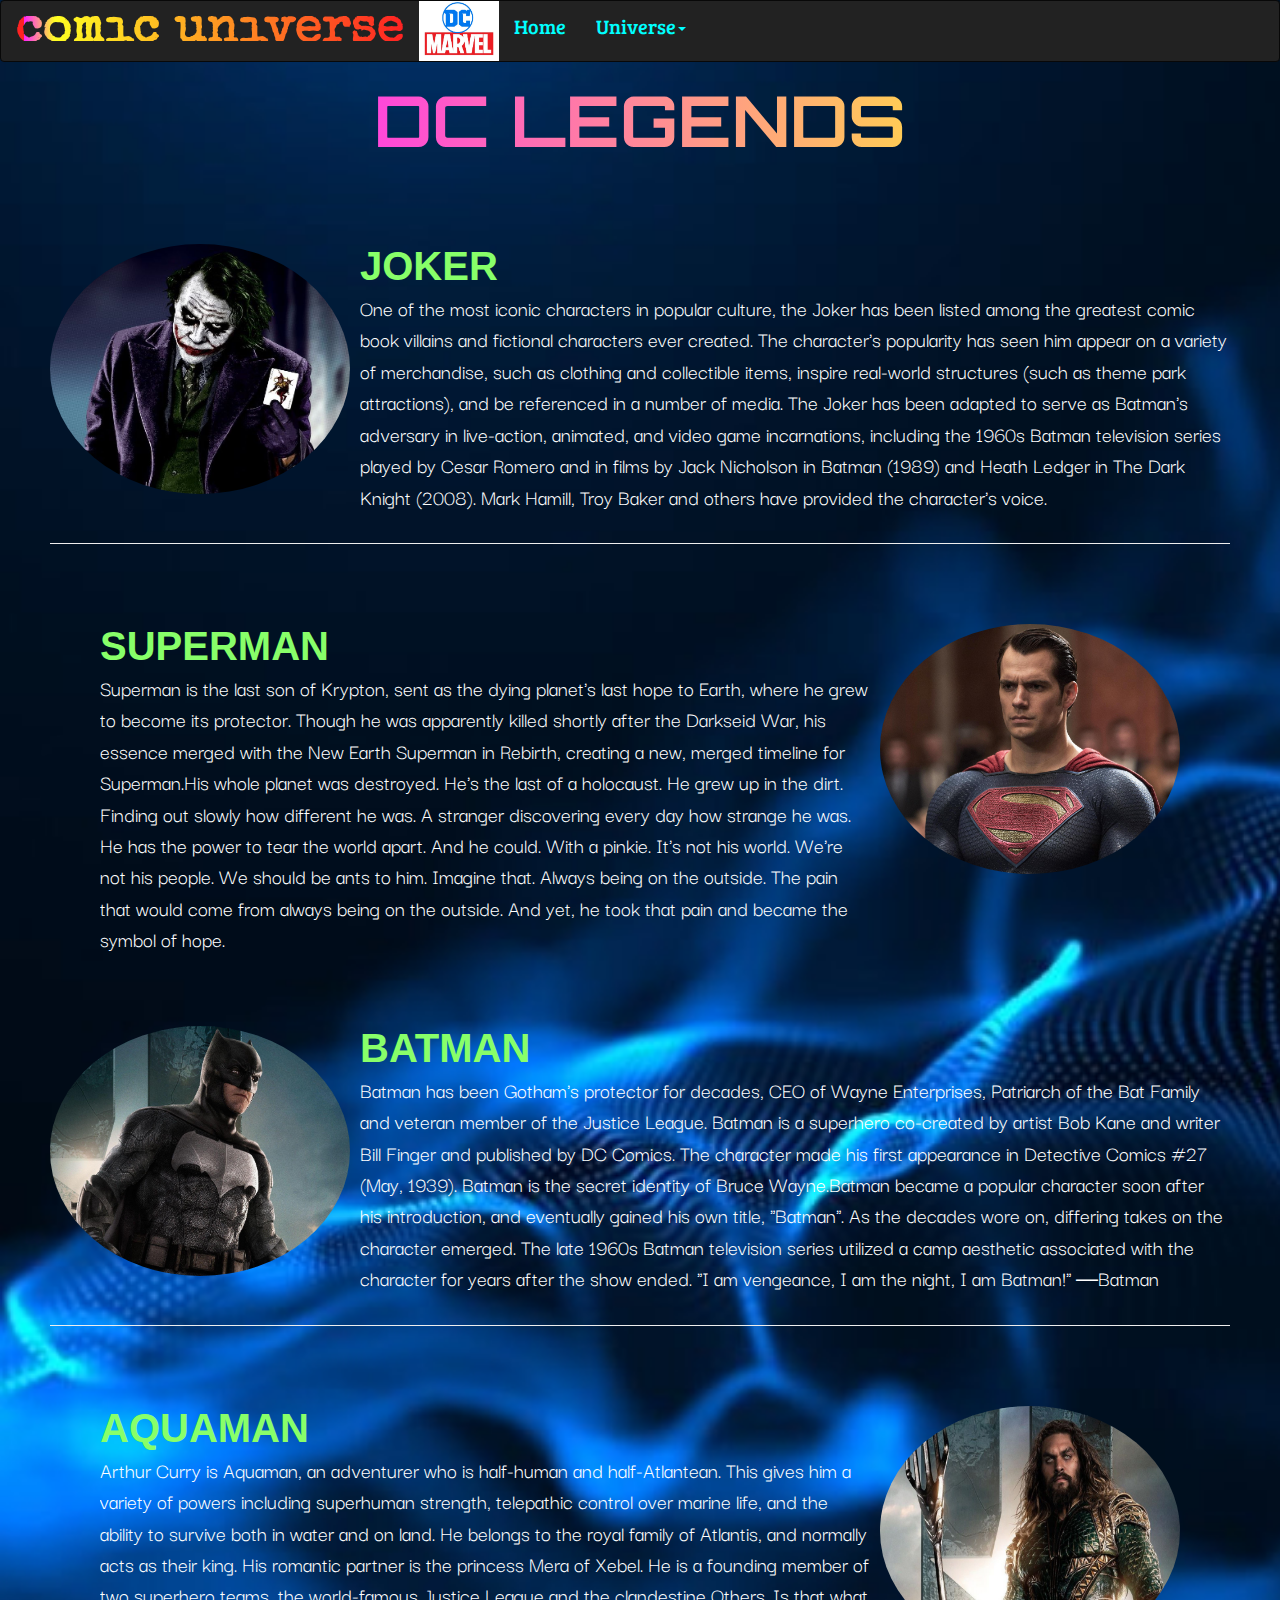
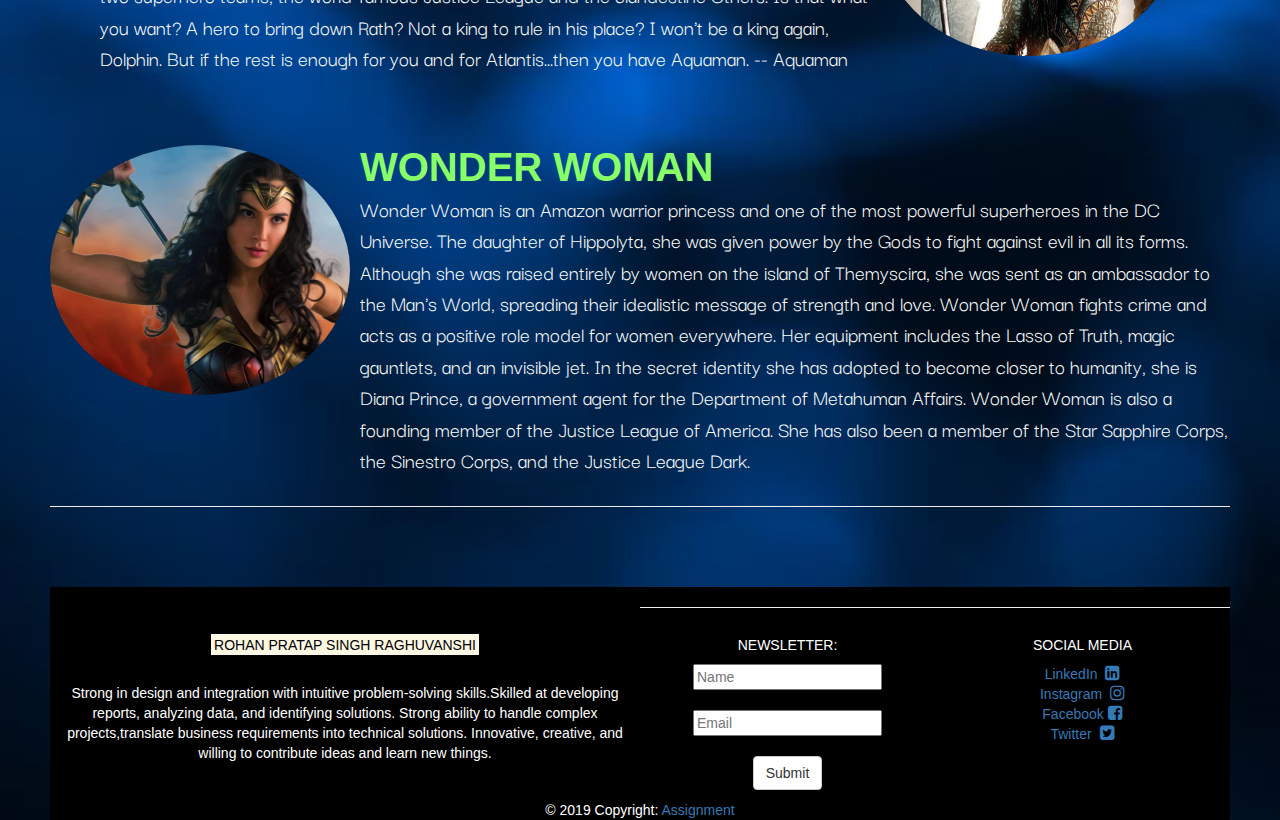
<file: dc.html>
<!DOCTYPE html>
<html>
<head>
  <title>DC</title>
  <meta charset="utf-8">
  
  <link rel="stylesheet" href="https://maxcdn.bootstrapcdn.com/bootstrap/3.4.0/css/bootstrap.min.css">
  <script src="https://ajax.googleapis.com/ajax/libs/jquery/3.4.1/jquery.min.js"></script>
  <script src="https://maxcdn.bootstrapcdn.com/bootstrap/3.4.0/js/bootstrap.min.js"></script>
  <link rel="stylesheet" href="https://cdnjs.cloudflare.com/ajax/libs/font-awesome/4.7.0/css/font-awesome.min.css">
 <link rel="stylesheet" type="text/css" href="styles.css">
<body class="dcbg">

<nav class="navbar navbar-inverse" data-spy="affix" data-offset-top="197">

  <div class="container-fluid">

    <div class="navbar-header">

        <button type="button" class="navbar-toggle" data-toggle="collapse" data-target="#myNavbar">
          <span class="icon-bar"></span>
          <span class="icon-bar"></span>
          <span class="icon-bar"></span>                        
      </button>
<img src="images/logo.jpg" class="logo" />
      <a class="navbar-brand" href="index.html"><div class="webname"><b>comic universe</b></div></a>
      
    </div>
    <div>
      <div class="collapse navbar-collapse" id="myNavbar">
        <ul class="nav navbar-nav">
          <li ><a  href="index.html"><div class="sec">Home</div></a></li>
          
          <li class="dropdown"><a class="dropdown-toggle" data-toggle="dropdown" href="#"><div class="sec">Universe<span class="caret"></span></div></a>
            <ul class="dropdown-menu">
              <li><a href="dc.html">DC</a></li>
              <li><a href="marvel.html">Marvel</a></li>
            </ul>
          </li>
         
        </ul>
      </div>
    </div>
  </div>
</nav> 


<div class="container1">
  <h1 class="heading" style="text-align: center; "><b>DC LEGENDS</b></h1>
  <br>
  <br><br>
  <!-- Left-aligned media object -->
  <div class="media">
    <div class="media-left">
      <img src="images/joker.jpg" style="height: 250px; width: 300px;" class="img-circle" style="width:60px" alt="Joker">
    </div>
    <div class="media-body">
      <h4 id="fonthead" class="media-heading">JOKER</h4>
      <p class="detail">One of the most iconic characters in popular culture, the Joker has been listed among the greatest comic book villains and fictional characters ever created. The character's popularity has seen him appear on a variety of merchandise, such as clothing and collectible items, inspire real-world structures (such as theme park attractions), and be referenced in a number of media. The Joker has been adapted to serve as Batman's adversary in live-action, animated, and video game incarnations, including the 1960s Batman television series played by Cesar Romero and in films by Jack Nicholson in Batman (1989) and Heath Ledger in The Dark Knight (2008). Mark Hamill, Troy Baker and others have provided the character's voice.</p>
    </div>
  </div>
  <hr>
  <br><br><br>
  <!-- Right-aligned media object -->
  <div class="container2">
  <div class="media">
    <div class="media-body">
      <h4 id="fonthead" class="media-heading">SUPERMAN</h4>
      <p class="detail">Superman is the last son of Krypton, sent as the dying planet's last hope to Earth, where he grew to become its protector. Though he was apparently killed shortly after the Darkseid War, his essence merged with the New Earth Superman in Rebirth, creating a new, merged timeline for Superman.His whole planet was destroyed. He's the last of a holocaust. He grew up in the dirt. Finding out slowly how different he was. A stranger discovering every day how strange he was. He has the power to tear the world apart. And he could. With a pinkie. It's not his world. We're not his people. We should be ants to him. Imagine that. Always being on the outside. The pain that would come from always being on the outside. And yet, he took that pain and became the symbol of hope. </p>
    </div>
    <div class="media-right">
      <img src="images/superman.jpg" style="height: 250px; width: 300px;" class="img-circle" style="width:60px" alt="Superman">
    </div>
  </div>
</div>
</div>


<br><br><br>
<div class="container1" >
<div class="media">
    <div class="media-left">
      <img src="images/batman.jpg" style="height: 250px; width: 300px;" class="img-circle" style="width:60px" alt="Batman">
    </div>
    <div class="media-body">
      <h4 id="fonthead" class="media-heading">BATMAN</h4>
      <p class="detail">Batman has been Gotham's protector for decades, CEO of Wayne Enterprises, Patriarch of the Bat Family and veteran member of the Justice League. Batman is a superhero co-created by artist Bob Kane and writer Bill Finger and published by DC Comics. The character made his first appearance in Detective Comics #27 (May, 1939). Batman is the secret identity of Bruce Wayne.Batman became a popular character soon after his introduction, and eventually gained his own title, "Batman". As the decades wore on, differing takes on the character emerged. The late 1960s Batman television series utilized a camp aesthetic associated with the character for years after the show ended.

        "I am vengeance, I am the night, I am Batman!"
―Batman
      </p>
    </div>
  </div>
  <hr>
  <br><br><br>
  <!-- Right-aligned media object -->
  <div class="container2">
  <div class="media">
    <div class="media-body">
      <h4 id="fonthead" class="media-heading">AQUAMAN</h4>
      <p class="detail">Arthur Curry is Aquaman, an adventurer who is half-human and half-Atlantean. This gives him a variety of powers including superhuman strength, telepathic control over marine life, and the ability to survive both in water and on land. He belongs to the royal family of Atlantis, and normally acts as their king. His romantic partner is the princess Mera of Xebel. He is a founding member of two superhero teams, the world-famous Justice League and the clandestine Others.

Is that what you want? A hero to bring down Rath? Not a king to rule in his place? I won't be a king again, Dolphin. But if the rest is enough for you and for Atlantis...then you have Aquaman.
-- Aquaman
      </p>
    </div>
    <div class="media-right">
      <img src="images/aquaman.jpg" style="height: 250px; width: 300px;" class="img-circle" style="width:60px" alt="Aquaman">
    </div>
  </div>
</div>
</div>
</div>
<br><br><br>
<div class="container1" >
<div class="media">
    <div class="media-left">
      <img src="images/wonderwoman.jpg" style="height: 250px; width: 300px;" class="img-circle" style="width:60px" alt="Wonderwoman">
    </div>
    <div class="media-body">
      <h4 id="fonthead" class="media-heading">WONDER WOMAN</h4>
      <p class="detail">Wonder Woman is an Amazon warrior princess and one of the most powerful superheroes in the DC Universe. The daughter of Hippolyta, she was given power by the Gods to fight against evil in all its forms. Although she was raised entirely by women on the island of Themyscira, she was sent as an ambassador to the Man's World, spreading their idealistic message of strength and love. Wonder Woman fights crime and acts as a positive role model for women everywhere. Her equipment includes the Lasso of Truth, magic gauntlets, and an invisible jet. In the secret identity she has adopted to become closer to humanity, she is Diana Prince, a government agent for the Department of Metahuman Affairs. Wonder Woman is also a founding member of the Justice League of America. She has also been a member of the Star Sapphire Corps, the Sinestro Corps, and the Justice League Dark.</p>
    </div>
  </div>
  <hr>
  <br><br><br>

<!-- FOOTER : PLEASE DON'T TOUCH THIS AREA-->
<footer id="wtext" style="background-color: black;" class="page-footer font-small blue pt-4">

  
  <div class="container-fluid text-center text-md-left">

    
    <div class="row">

      
      <div class="col-md-6 mt-md-0 mt-3">

        <br><br>
        <h5 class="text-uppercase"><mark>ROHAN PRATAP SINGH RAGHUVANSHI</mark></h5><br>
        <p>Strong in design and integration with intuitive problem-solving skills.Skilled at developing reports, analyzing data, and identifying solutions. Strong ability to handle complex projects,translate business requirements into technical solutions. Innovative, creative, and willing to contribute ideas and learn new things.</p>

      </div>
      

      <hr class="clearfix w-100 d-md-none pb-3">

      
      <div class="col-md-3 mb-md-0 mb-3">

        
        <h5 class="text-uppercase">Newsletter:</h5>

        <ul class="list-unstyled">
          <li>

            <input style="color: black;" type="text" value="" placeholder="Name" name="name">
            
          </li>
          <li>
            <br>
          </li>
          <li>
            <input style="color: black;" type="text" value="" placeholder="Email" name="email">
          </li>
          <li>
            <br>
            <form action="dc.html">
           <button class="btn btn-default" type="submit" value="submit">Submit</button></form>
          </li>
        </ul>

      </div>
      
      <div class="col-md-3 mb-md-0 mb-3">

        
        <h5 class="text-uppercase">SOCIAL MEDIA</h5>

        <ul class="list-unstyled">
          <li>
            <a href="https://www.linkedin.com/in/rohan-pratap-singh-raghuvanshi-330362167/">LinkedIn
              &nbsp;<i class="fa fa-linkedin-square" style="font-size:17px"></i>

            </a>
          </li>
          <li>
            <a href="https://www.instagram.com/rohan_raghav/">Instagram
                &nbsp;<i class="fa fa-instagram" style="font-size:17px"></i>

            </a>
          </li>
          <li>
            <a href="https://www.facebook.com/rohanpratap.singhraghuvanshi">Facebook&nbsp;<i class="fa fa-facebook-square" style="font-size:17px"></i></a>
          </li>
          <li>
            <a href="https://twitter.com/Rohan65365434">Twitter
                &nbsp;<i class="fa fa-twitter-square" style="font-size:17px"></i>

            </a>
          </li>
        </ul>

      </div>
      

    </div>
    
  </div>
  

  
  <div class="footer-copyright text-center py-3">© 2019 Copyright:
    <a href="index.html"> Assignment</a>
  </div>
  

</footer>


</body>
</html>
</file>
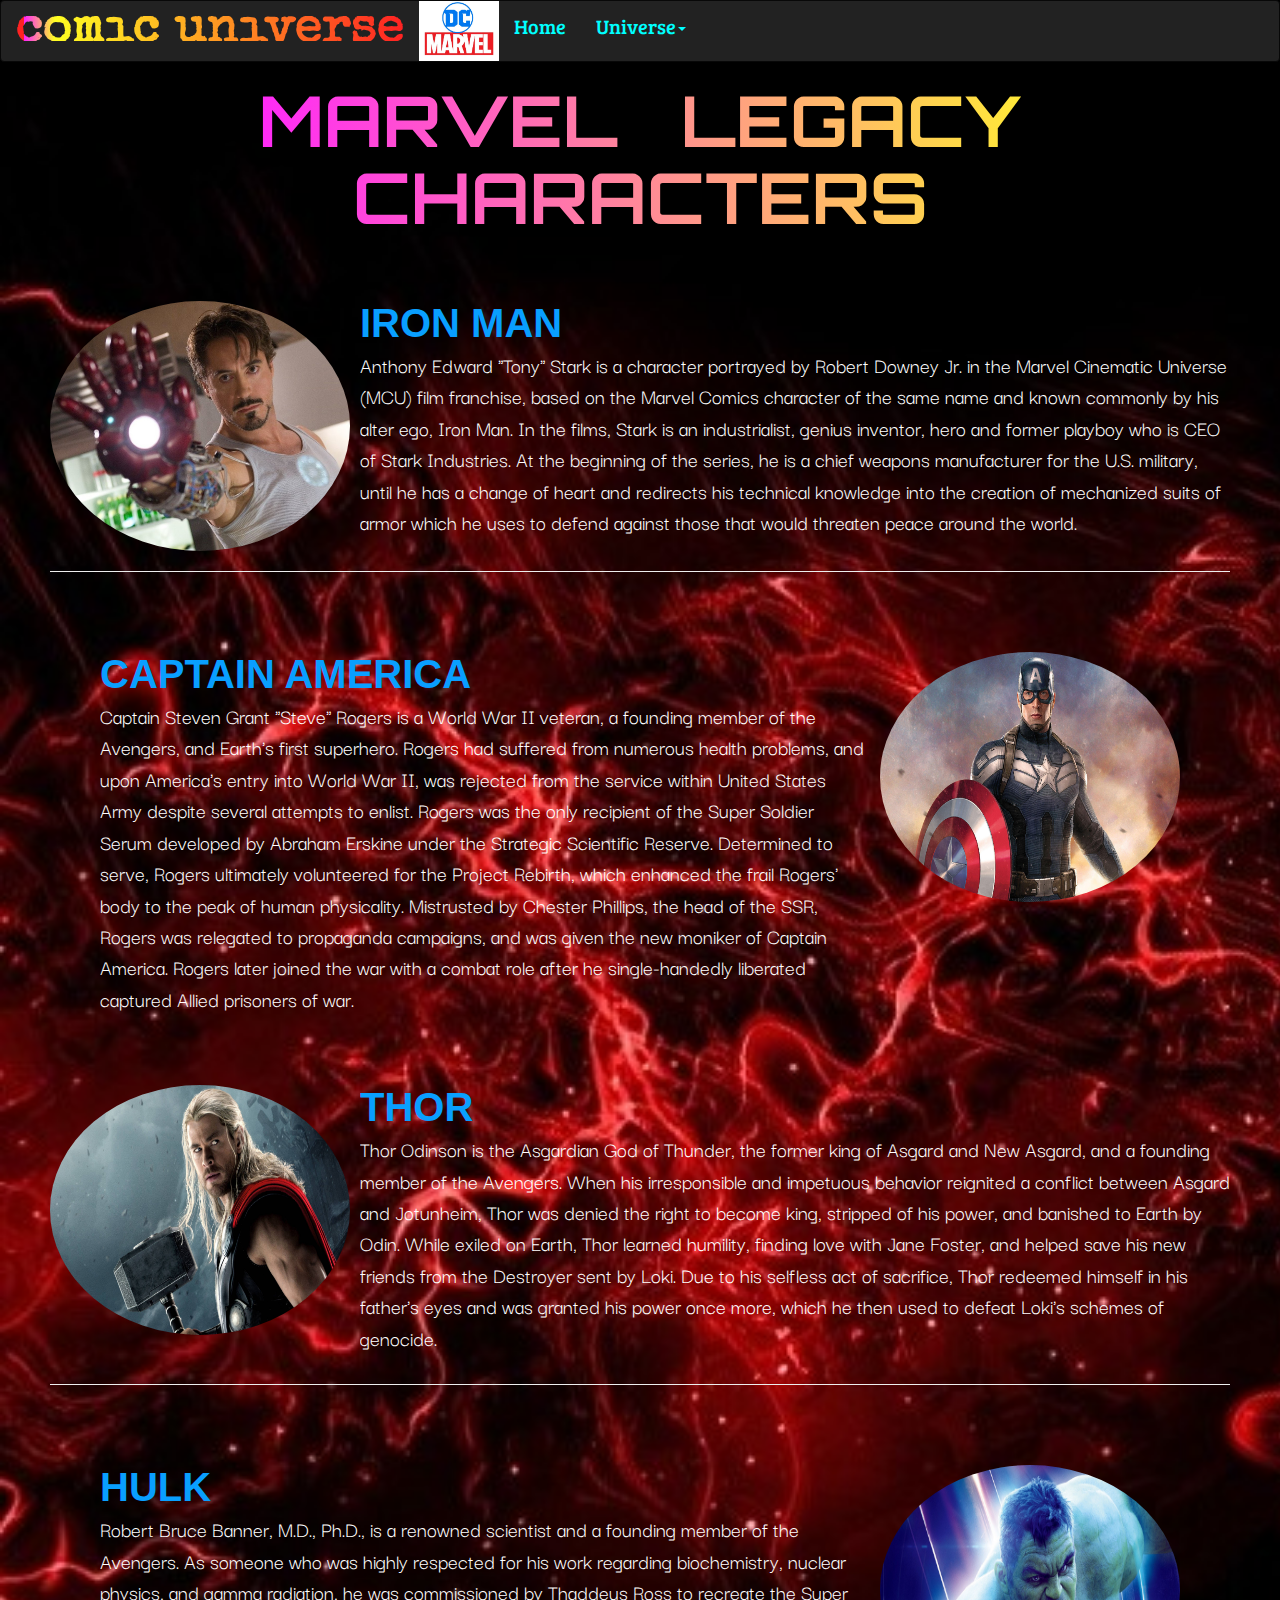
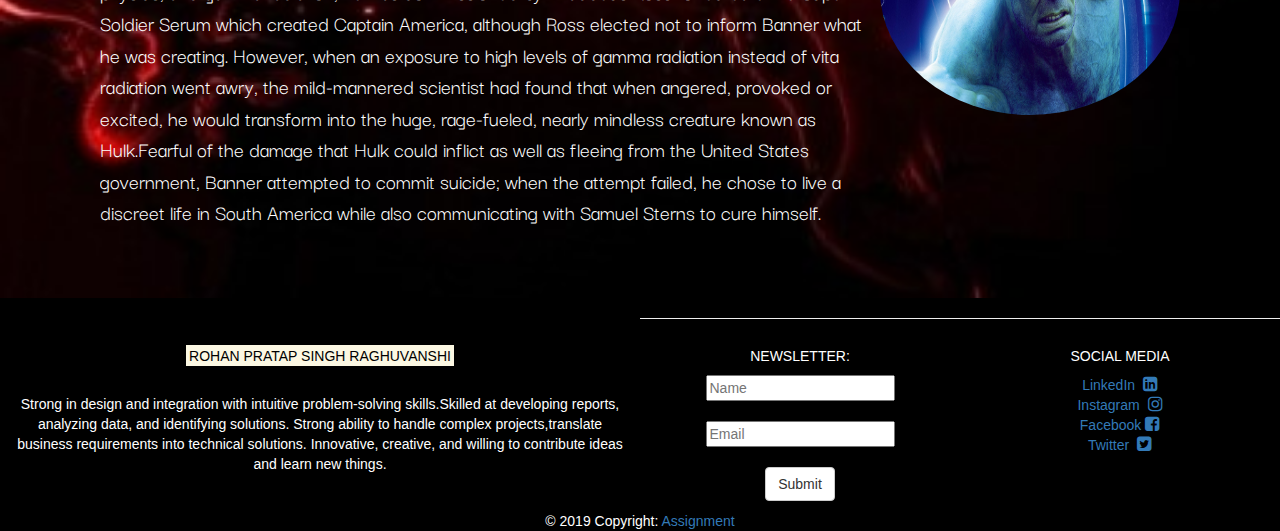
<file: marvel.html>
<!DOCTYPE html>
<html>
<head>
  <title>Marvel</title>
  <meta charset="utf-8">
  
  <link rel="stylesheet" href="https://maxcdn.bootstrapcdn.com/bootstrap/3.4.0/css/bootstrap.min.css">
  <script src="https://ajax.googleapis.com/ajax/libs/jquery/3.4.1/jquery.min.js"></script>
  <script src="https://maxcdn.bootstrapcdn.com/bootstrap/3.4.0/js/bootstrap.min.js"></script>
  <link rel="stylesheet" href="https://cdnjs.cloudflare.com/ajax/libs/font-awesome/4.7.0/css/font-awesome.min.css">
 <link rel="stylesheet" type="text/css" href="styles.css">
<body class="marvelbg">

<nav class="navbar navbar-inverse" data-spy="affix" data-offset-top="197">

  <div class="container-fluid">

    <div class="navbar-header">

        <button type="button" class="navbar-toggle" data-toggle="collapse" data-target="#myNavbar">
          <span class="icon-bar"></span>
          <span class="icon-bar"></span>
          <span class="icon-bar"></span>                        
      </button>
<img src="images/logo.jpg" class="logo" />
      <a class="navbar-brand" href="index.html"><div class="webname"><b>comic universe</b></div></a>
      
    </div>
    <div>
      <div class="collapse navbar-collapse" id="myNavbar">
        <ul class="nav navbar-nav">
          <li ><a  href="index.html"><div class="sec">Home</div></a></li>
          
          <li class="dropdown"><a class="dropdown-toggle" data-toggle="dropdown" href="#"><div class="sec">Universe<span class="caret"></span></div></a>
            <ul class="dropdown-menu">
              <li><a href="dc.html">DC</a></li>
              <li><a href="marvel.html">Marvel</a></li>
            </ul>
          </li>
         
        </ul>
      </div>
    </div>
  </div>
</nav> 


<div class="container1">
  <h1 class="heading" style="text-align: center; ">MARVEL &nbsp; LEGACY CHARACTERS</h1>
  <br><br>
  
  <!-- Left-aligned media object -->
  <div class="media">
    <div class="media-left">
      <img src="images/tony.jpg" style="height: 250px; width: 300px;" class="img-circle" style="width:60px" alt="Iron Man">
    </div>
    <div class="media-body">
      <h4 id="fontheadm" class="media-heading">IRON MAN</h4>
      <p class="detail">Anthony Edward "Tony" Stark is a character portrayed by Robert Downey Jr. in the Marvel Cinematic Universe (MCU) film franchise, based on the Marvel Comics character of the same name and known commonly by his alter ego, Iron Man. In the films, Stark is an industrialist, genius inventor, hero and former playboy who is CEO of Stark Industries. At the beginning of the series, he is a chief weapons manufacturer for the U.S. military, until he has a change of heart and redirects his technical knowledge into the creation of mechanized suits of armor which he uses to defend against those that would threaten peace around the world.</p>
    </div>
  </div>
  <hr>
  <br><br><br>
  <!-- Right-aligned media object -->
  <div class="container2">
  <div class="media">
    <div class="media-body">
      <h4 id="fontheadm" class="media-heading">CAPTAIN AMERICA</h4>
      <p class="detail">Captain Steven Grant "Steve" Rogers is a World War II veteran, a founding member of the Avengers, and Earth's first superhero. Rogers had suffered from numerous health problems, and upon America's entry into World War II, was rejected from the service within United States Army despite several attempts to enlist. Rogers was the only recipient of the Super Soldier Serum developed by Abraham Erskine under the Strategic Scientific Reserve. Determined to serve, Rogers ultimately volunteered for the Project Rebirth, which enhanced the frail Rogers' body to the peak of human physicality. Mistrusted by Chester Phillips, the head of the SSR, Rogers was relegated to propaganda campaigns, and was given the new moniker of Captain America. Rogers later joined the war with a combat role after he single-handedly liberated captured Allied prisoners of war.</p>
    </div>
    <div class="media-right">
      <img src="images/captain.jpg" style="height: 250px; width: 300px;" class="img-circle" style="width:60px" alt="Captain America">
    </div>
  </div>
</div>
</div>


<br><br><br>
<div class="container1" >
<div class="media">
    <div class="media-left">
      <img src="images/thor.jpg" style="height: 250px; width: 300px;" class="img-circle" style="width:60px" >
    </div>
    <div class="media-body">
      <h4 id="fontheadm" class="media-heading">THOR</h4>
      <p class="detail">Thor Odinson is the Asgardian God of Thunder, the former king of Asgard and New Asgard, and a founding member of the Avengers. When his irresponsible and impetuous behavior reignited a conflict between Asgard and Jotunheim, Thor was denied the right to become king, stripped of his power, and banished to Earth by Odin. While exiled on Earth, Thor learned humility, finding love with Jane Foster, and helped save his new friends from the Destroyer sent by Loki. Due to his selfless act of sacrifice, Thor redeemed himself in his father's eyes and was granted his power once more, which he then used to defeat Loki's schemes of genocide.</p>
    </div>
  </div>
  <hr>
  <br><br><br>
  <!-- Right-aligned media object -->
  <div class="container2">
  <div class="media">
    <div class="media-body">
      <h4 id="fontheadm" class="media-heading">HULK</h4>
      <p class="detail">Robert Bruce Banner, M.D., Ph.D., is a renowned scientist and a founding member of the Avengers. As someone who was highly respected for his work regarding biochemistry, nuclear physics, and gamma radiation, he was commissioned by Thaddeus Ross to recreate the Super Soldier Serum which created Captain America, although Ross elected not to inform Banner what he was creating. However, when an exposure to high levels of gamma radiation instead of vita radiation went awry, the mild-mannered scientist had found that when angered, provoked or excited, he would transform into the huge, rage-fueled, nearly mindless creature known as Hulk.Fearful of the damage that Hulk could inflict as well as fleeing from the United States government, Banner attempted to commit suicide; when the attempt failed, he chose to live a discreet life in South America while also communicating with Samuel Sterns to cure himself.</p>
    </div>
    <div class="media-right">
      <img src="images/hulk.jpg" style="height: 250px; width: 300px;" class="img-circle" style="width:60px" alt="Hulk">
    </div>
  </div>
</div>
</div>
</div>
<br><br><br>


<!-- FOOTER : PLEASE DON'T TOUCH THIS AREA-->
<footer id="wtext" style="background-color: black;" class="page-footer font-small blue pt-4">

  
  <div class="container-fluid text-center text-md-left">

    
    <div class="row">

      
      <div class="col-md-6 mt-md-0 mt-3">

        <br><br>
        <h5 class="text-uppercase"><mark>ROHAN PRATAP SINGH RAGHUVANSHI</mark></h5><br>
        <p>Strong in design and integration with intuitive problem-solving skills.Skilled at developing reports, analyzing data, and identifying solutions. Strong ability to handle complex projects,translate business requirements into technical solutions. Innovative, creative, and willing to contribute ideas and learn new things.</p>

      </div>
      

      <hr class="clearfix w-100 d-md-none pb-3">

      
      <div class="col-md-3 mb-md-0 mb-3">

        
        <h5 class="text-uppercase">Newsletter:</h5>

        <ul class="list-unstyled">
          <li>

            <input style="color: black;" type="text" value="" placeholder="Name" name="name">
            
          </li>
          <li>
            <br>
          </li>
          <li>
            <input style="color: black;" type="text" value="" placeholder="Email" name="email">
          </li>
          <li>
            <br>
            <form action="marvel.html">
           <button class="btn btn-default" type="submit" value="submit">Submit</button></form>
          </li>
        </ul>

      </div>
      
      <div class="col-md-3 mb-md-0 mb-3">

        
        <h5 class="text-uppercase">SOCIAL MEDIA</h5>

        <ul class="list-unstyled">
          <li>
            <a href="https://www.linkedin.com/in/rohan-pratap-singh-raghuvanshi-330362167/">LinkedIn
              &nbsp;<i class="fa fa-linkedin-square" style="font-size:17px"></i>

            </a>
          </li>
          <li>
            <a href="https://www.instagram.com/rohan_raghav/">Instagram
                &nbsp;<i class="fa fa-instagram" style="font-size:17px"></i>

            </a>
          </li>
          <li>
            <a href="https://www.facebook.com/rohanpratap.singhraghuvanshi">Facebook&nbsp;<i class="fa fa-facebook-square" style="font-size:17px"></i></a>
          </li>
          <li>
            <a href="https://twitter.com/Rohan65365434">Twitter
                &nbsp;<i class="fa fa-twitter-square" style="font-size:17px"></i>

            </a>
          </li>
        </ul>

      </div>
      

    </div>
    
  </div>
  

  
  <div class="footer-copyright text-center py-3">© 2019 Copyright:
    <a href="index.html"> Assignment</a>
  </div>
  

</footer>


</body>
</html>
</file>
<file: styles.css>
@import url('https://fonts.googleapis.com/css?family=Livvic&display=swap');
@import url('https://fonts.googleapis.com/css?family=Bree+Serif&display=swap');
@import url('https://fonts.googleapis.com/css?family=Indie+Flower&display=swap');
@import url('https://fonts.googleapis.com/css?family=Acme&display=swap');
@import url('https://fonts.googleapis.com/css?family=Cinzel&display=swap');
@import url('https://fonts.googleapis.com/css?family=Dancing+Script:700&display=swap');
@import url('https://fonts.googleapis.com/css?family=Abril+Fatface|Anton&display=swap');
@import url('https://fonts.googleapis.com/css?family=Orbitron:900&display=swap');
@import url('https://fonts.googleapis.com/css?family=Darker+Grotesque&display=swap');
@import url('https://fonts.googleapis.com/css?family=Special+Elite&display=swap');











.carousel{
    background: #2f4357;
    margin-top: 20px;
}

.fback
{
	background-image: url("images/background.jpg");
}

.carousel-item{
    text-align: center;
    min-height: 280px; 
  }
.bs-example{
  margin: 20px;
}

.affix {
    top: 0;
    width: 100%;
    z-index: 9999 !important;
  }

  .affix + .container-fluid {
    padding-top: 70px;
  }

.bg
{

	background-color:  #DBFFCF  ;
	
	 
}
#fontheadm
{
	color: #099FFF;
	font-family: 'Russo One', sans-serif;
	font-weight: bold;
	font-size: 40px;
}

#fonthead
{
	color: #88FF69;
	font-family: 'Russo One', sans-serif;
	font-weight: bold;
	font-size: 40px;
}
.detail
{
	color: #FFFFFF;
	font-family: 'Darker Grotesque', sans-serif;
	font-size: 22px;
}
.heading
{
	font-weight: bold;
	font-size: 70px;
	font-family: 'Orbitron', sans-serif;

  background-image: -webkit-gradient( linear, left top, right top, color-stop(0, #f22), color-stop(0.15, #f2f), color-stop(0.9, #ff2), color-stop(1, #f22) );
  background-image: gradient( linear, left top, right top, color-stop(0, #f22), color-stop(0.15, #f2f), color-stop(0.9, #ff2), color-stop(1, #f22) );
  color:transparent;
  -webkit-background-clip: text;
  background-clip: text;

}

.dcbg
{
	background-image: url("images/dcbackground.jpg");
	 background-size: cover;
	background-repeat: no-repeat;
}
.marvelbg
{
	background-image: url("images/marvelbg.jpg");
	background-repeat: no-repeat;
	background-size: cover;
}
.logo
{
	height: 60px;
	width: 80px;
}
.webname
{
	padding-top: 5px;
	font-family: 'Special Elite', cursive;

	font-size: 50px;
	background-image: -webkit-gradient( linear, left top, right top, color-stop(0.02, #f22), color-stop(0.02, #f2f), color-stop(0.1, #ff2), color-stop(1, #f22) );
  background-image: gradient( linear, left top, right top, color-stop(0.02, #f22), color-stop(0.02, #f2f), color-stop(0.1, #ff2), color-stop(1, #f22) );
  color:transparent;
  -webkit-background-clip: text;
  background-clip: text;

	

}
.sec
{
	color: #00FFFF;
	font-family: 'Bree Serif', serif;
	font-size: 20px;
}
.mid
{
	margin-top: 120px
}

.jumbotron
{
	background-color: #E5EBD5 ;
	margin-top: 50px;
	box-shadow: 10px 10px 5px grey;



}
.scale
{

	border-radius: 25px;
	margin-bottom: 130px;
	text-align: center;
	padding: 5px;
	background: black;
	border: 1px solid white; 
	box-shadow: 10px 10px 5px grey;
}

p.big
{
	color: #ECC515 ;
	font-size: 25px;
	font-family: 'Acme', sans-serif;

}
p.big_mid
{
	color: #FF6600;
	text-align: center;
	font-family: 'Cinzel', serif;
	font-size: 15px;
}
.kahani
{

	font-family: 'Indie Flower', cursive;

	font-weight: 200;
}
.img
{
	padding : 30px;
	width: 100%;
	height:70%;
}
.container1
{
	padding-left: 50px;
	padding-right: 50px;
}

.container2
{
	padding-left: 50px;
	padding-right: 50px;
}
#wtext
{
	color: white;

}
.list-unstyled a:hover 
{
	text-decoration: none;

}
</file>
